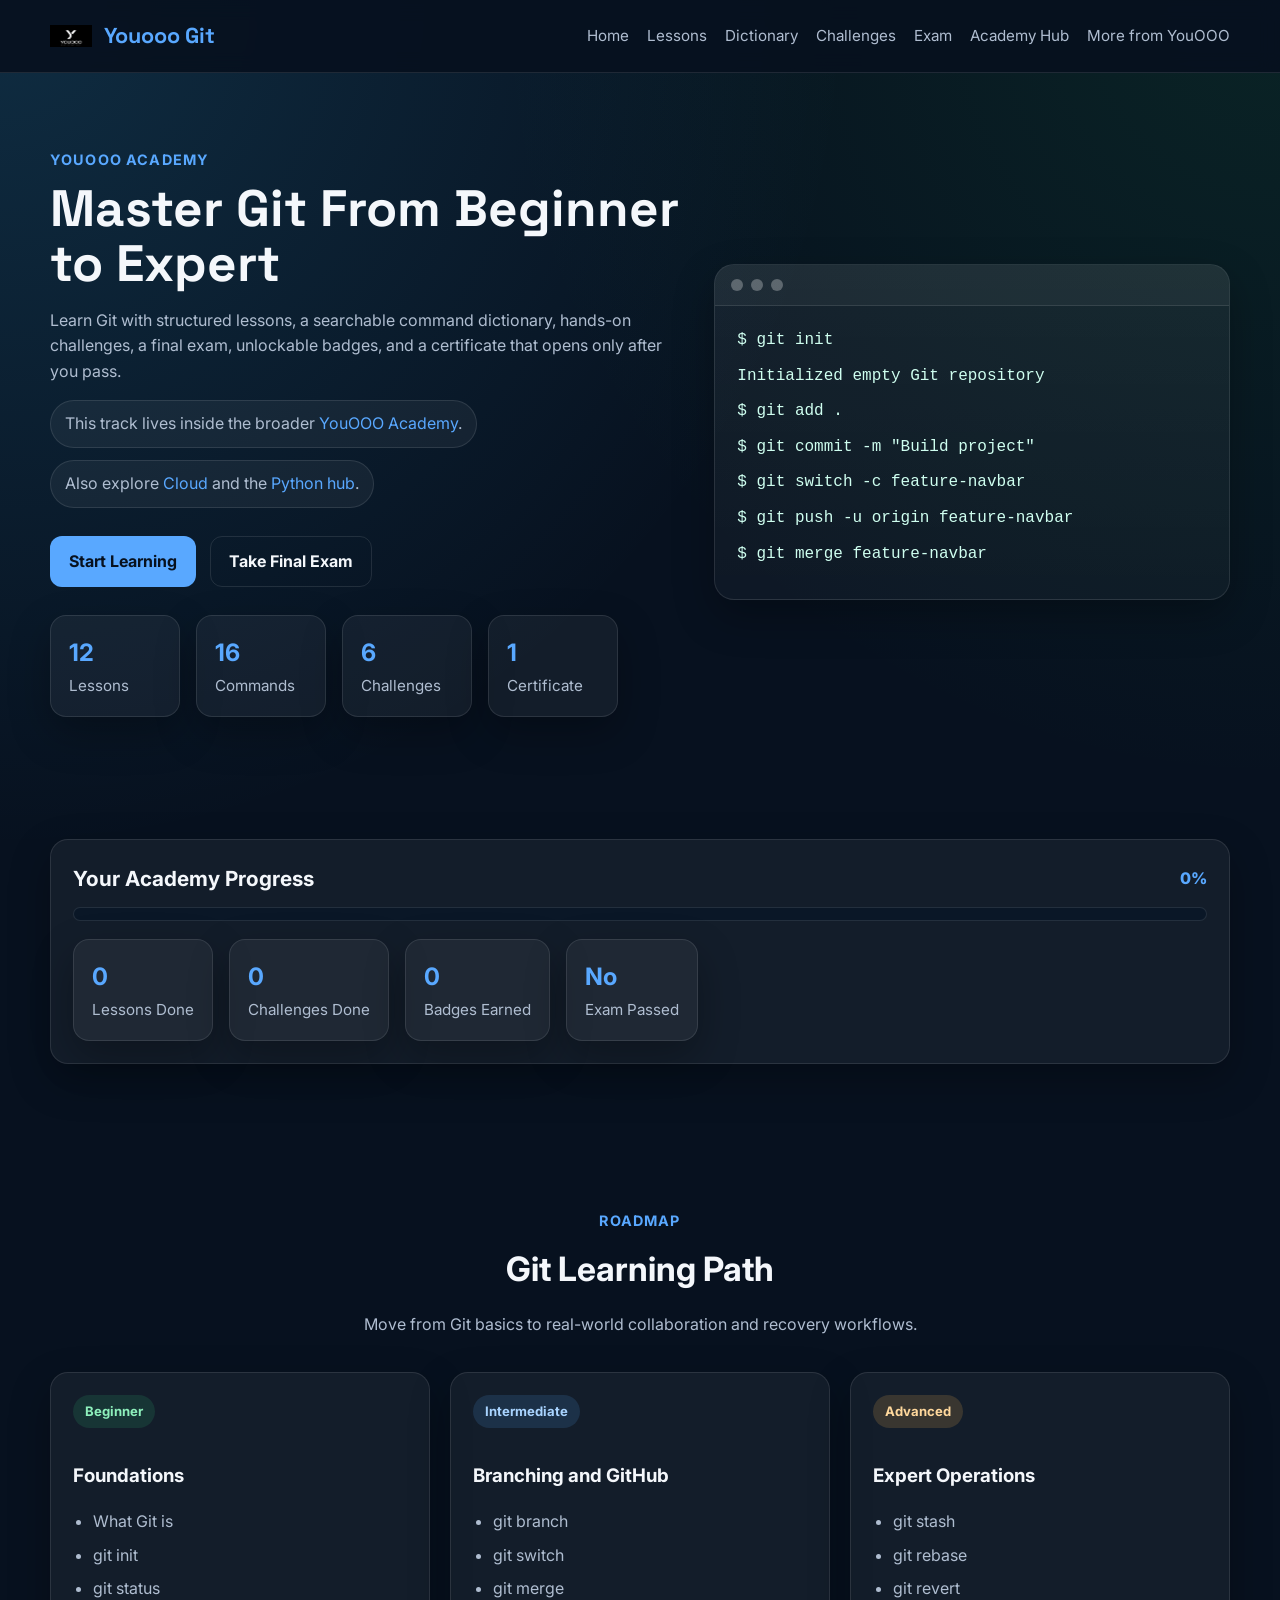
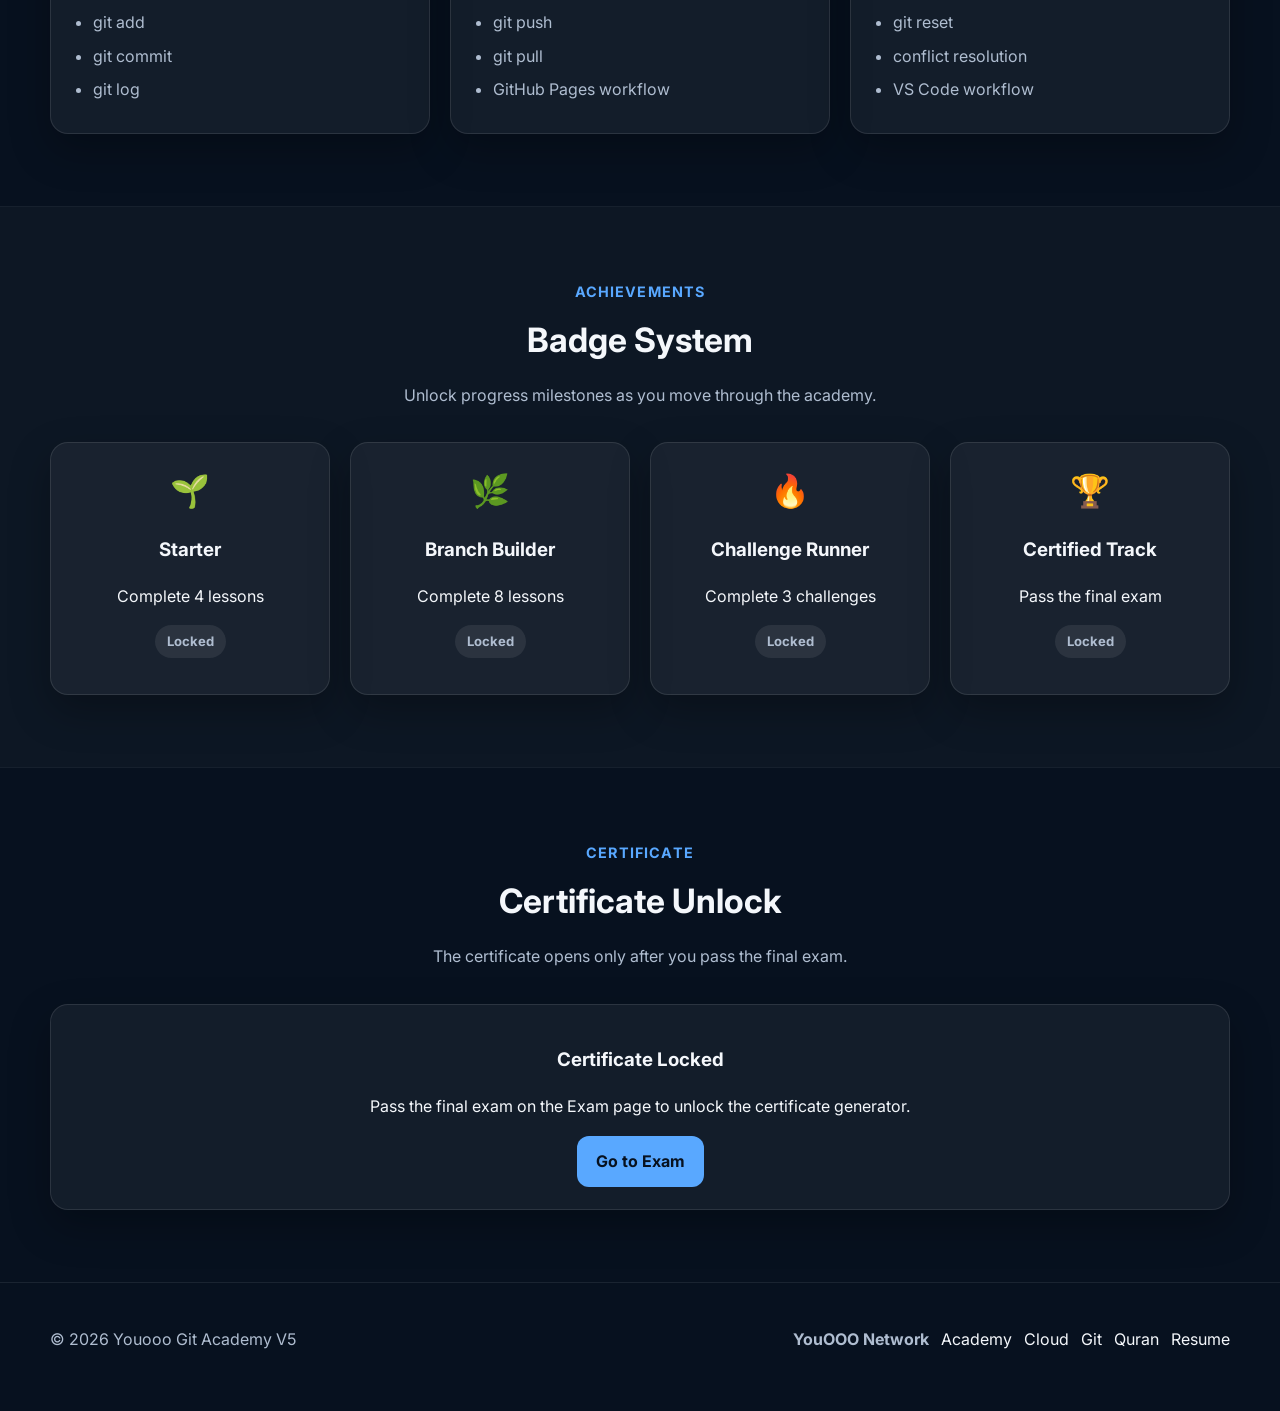
<file: index.html>
<!DOCTYPE html>
<html lang="en">
<head>
  <meta charset="UTF-8" />
  <meta name="viewport" content="width=device-width, initial-scale=1.0" />
  <title>Youooo Git Academy V5</title>
  <meta name="description" content="Learn Git from beginner to expert with Youooo Git Academy V5." />
  <link rel="preconnect" href="https://fonts.googleapis.com" />
  <link rel="preconnect" href="https://fonts.gstatic.com" crossorigin />
  <link href="https://fonts.googleapis.com/css2?family=Inter:wght@400;500;600;700;800&family=Space+Grotesk:wght@500;700&display=swap" rel="stylesheet" />
  <link rel="icon" href="youooo_logo.png" type="image/png" />
  <link rel="stylesheet" href="style.css" />
</head>
<body data-page="home">
  <header class="site-header">
    <div class="container header-wrap">
      <a href="index.html" class="brand"><img src="youooo_logo.png" alt="YouOOO" class="brand-logo-image" /><span>Youooo Git</span></a>

      <button id="menuToggle" class="menu-toggle" aria-label="Open menu">☰</button>

      <nav id="mainNav" class="main-nav">
        <a href="index.html">Home</a>
        <a href="lessons.html">Lessons</a>
        <a href="dictionary.html">Dictionary</a>
        <a href="challenges.html">Challenges</a>
        <a href="exam.html">Exam</a>
        <a href="https://academy.youooo.com" target="_blank" rel="noopener">Academy Hub</a>
        <a href="https://youooo.com" target="_blank" rel="noopener">More from YouOOO</a>
      </nav>
    </div>
  </header>

  <main>
    <section class="hero">
      <div class="container hero-grid">
        <div>
          <span class="eyebrow">Youooo Academy</span>
          <h1>Master Git From Beginner to Expert</h1>
          <p class="hero-text">
            Learn Git with structured lessons, a searchable command dictionary,
            hands-on challenges, a final exam, unlockable badges, and a certificate
            that opens only after you pass.
          </p>

          <div class="track-banner">
            <span>This track lives inside the broader <a href="https://academy.youooo.com" target="_blank" rel="noopener">YouOOO Academy</a>.</span>
            <span>Also explore <a href="https://cloud.youooo.com" target="_blank" rel="noopener">Cloud</a> and the <a href="https://academy.youooo.com" target="_blank" rel="noopener">Python hub</a>.</span>
          </div>

          <div class="hero-actions">
            <a class="btn btn-primary" href="lessons.html">Start Learning</a>
            <a class="btn btn-secondary" href="exam.html">Take Final Exam</a>
          </div>

          <div class="hero-stats">
            <div class="stat-card">
              <strong>12</strong>
              <span>Lessons</span>
            </div>
            <div class="stat-card">
              <strong>16</strong>
              <span>Commands</span>
            </div>
            <div class="stat-card">
              <strong>6</strong>
              <span>Challenges</span>
            </div>
            <div class="stat-card">
              <strong>1</strong>
              <span>Certificate</span>
            </div>
          </div>
        </div>

        <div class="terminal-card">
          <div class="terminal-top">
            <span></span><span></span><span></span>
          </div>
          <div class="terminal-body">
            <p>$ git init</p>
            <p>Initialized empty Git repository</p>
            <p>$ git add .</p>
            <p>$ git commit -m "Build project"</p>
            <p>$ git switch -c feature-navbar</p>
            <p>$ git push -u origin feature-navbar</p>
            <p>$ git merge feature-navbar</p>
          </div>
        </div>
      </div>
    </section>

    <section class="section progress-strip">
      <div class="container">
        <div class="progress-card">
          <div class="progress-top">
            <h2>Your Academy Progress</h2>
            <span id="progressPercent">0%</span>
          </div>

          <div class="progress-bar">
            <div id="progressFill" class="progress-fill"></div>
          </div>

          <div class="progress-mini-grid">
            <div class="mini-stat">
              <strong id="lessonCount">0</strong>
              <span>Lessons Done</span>
            </div>
            <div class="mini-stat">
              <strong id="challengeCount">0</strong>
              <span>Challenges Done</span>
            </div>
            <div class="mini-stat">
              <strong id="badgeCount">0</strong>
              <span>Badges Earned</span>
            </div>
            <div class="mini-stat">
              <strong id="examStatus">No</strong>
              <span>Exam Passed</span>
            </div>
          </div>
        </div>
      </div>
    </section>

    <section class="section">
      <div class="container">
        <div class="section-heading">
          <span class="eyebrow">Roadmap</span>
          <h2>Git Learning Path</h2>
          <p>Move from Git basics to real-world collaboration and recovery workflows.</p>
        </div>

        <div class="roadmap-grid">
          <article class="card">
            <div class="level-badge beginner">Beginner</div>
            <h3>Foundations</h3>
            <ul>
              <li>What Git is</li>
              <li>git init</li>
              <li>git status</li>
              <li>git add</li>
              <li>git commit</li>
              <li>git log</li>
            </ul>
          </article>

          <article class="card">
            <div class="level-badge intermediate">Intermediate</div>
            <h3>Branching and GitHub</h3>
            <ul>
              <li>git branch</li>
              <li>git switch</li>
              <li>git merge</li>
              <li>git push</li>
              <li>git pull</li>
              <li>GitHub Pages workflow</li>
            </ul>
          </article>

          <article class="card">
            <div class="level-badge advanced">Advanced</div>
            <h3>Expert Operations</h3>
            <ul>
              <li>git stash</li>
              <li>git rebase</li>
              <li>git revert</li>
              <li>git reset</li>
              <li>conflict resolution</li>
              <li>VS Code workflow</li>
            </ul>
          </article>
        </div>
      </div>
    </section>

    <section class="section alt-bg">
      <div class="container">
        <div class="section-heading">
          <span class="eyebrow">Achievements</span>
          <h2>Badge System</h2>
          <p>Unlock progress milestones as you move through the academy.</p>
        </div>

        <div class="badges-grid">
          <article class="card badge-card">
            <div class="badge-icon">🌱</div>
            <h3>Starter</h3>
            <p>Complete 4 lessons</p>
            <span id="badge-starter" class="badge-status locked">Locked</span>
          </article>

          <article class="card badge-card">
            <div class="badge-icon">🌿</div>
            <h3>Branch Builder</h3>
            <p>Complete 8 lessons</p>
            <span id="badge-branch" class="badge-status locked">Locked</span>
          </article>

          <article class="card badge-card">
            <div class="badge-icon">🔥</div>
            <h3>Challenge Runner</h3>
            <p>Complete 3 challenges</p>
            <span id="badge-challenge" class="badge-status locked">Locked</span>
          </article>

          <article class="card badge-card">
            <div class="badge-icon">🏆</div>
            <h3>Certified Track</h3>
            <p>Pass the final exam</p>
            <span id="badge-certified" class="badge-status locked">Locked</span>
          </article>
        </div>
      </div>
    </section>

    <section class="section">
      <div class="container">
        <div class="section-heading">
          <span class="eyebrow">Certificate</span>
          <h2>Certificate Unlock</h2>
          <p>The certificate opens only after you pass the final exam.</p>
        </div>

        <div id="certificateLockedBox" class="card lock-box center-box">
          <h3>Certificate Locked</h3>
          <p>Pass the final exam on the Exam page to unlock the certificate generator.</p>
          <a class="btn btn-primary" href="exam.html">Go to Exam</a>
        </div>

        <div id="certificateUnlockedBox" class="certificate-wrap locked-content locked">
          <div class="card certificate-form-box">
            <label for="studentName">Student Name</label>
            <input type="text" id="studentName" placeholder="Enter full name" />
            <button id="updateCertificate" class="btn btn-primary">Update Certificate</button>
            <button id="downloadCertificate" class="btn btn-secondary">Download Certificate</button>
          </div>

          <div id="certificatePreview" class="certificate-preview">
            <div class="certificate-inner">
              <p class="cert-top">Youooo Academy</p>
              <h3>Certificate of Completion</h3>
              <p>This certifies that</p>
              <h4 id="certificateName">Your Name</h4>
              <p>has successfully completed</p>
              <h5>Youooo Git: Beginner to Expert</h5>
              <p class="cert-date">Issued by Youooo Academy</p>
            </div>
          </div>
        </div>
      </div>
    </section>
  </main>

  <footer class="site-footer">
    <div class="container">
      <p>© 2026 Youooo Git Academy V5</p>
      <div class="network-footer-links">
        <span class="network-footer-label">YouOOO Network</span>
        <a href="https://academy.youooo.com" target="_blank" rel="noopener">Academy</a>
        <a href="https://cloud.youooo.com" target="_blank" rel="noopener">Cloud</a>
        <a href="https://git.youooo.com" target="_blank" rel="noopener">Git</a>
        <a href="https://quran.youooo.com" target="_blank" rel="noopener">Quran</a>
        <a href="https://resume.youooo.com" target="_blank" rel="noopener">Resume</a>
      </div>
    </div>
  </footer>

  <script src="script.js"></script>
</body>
</html>
</file>
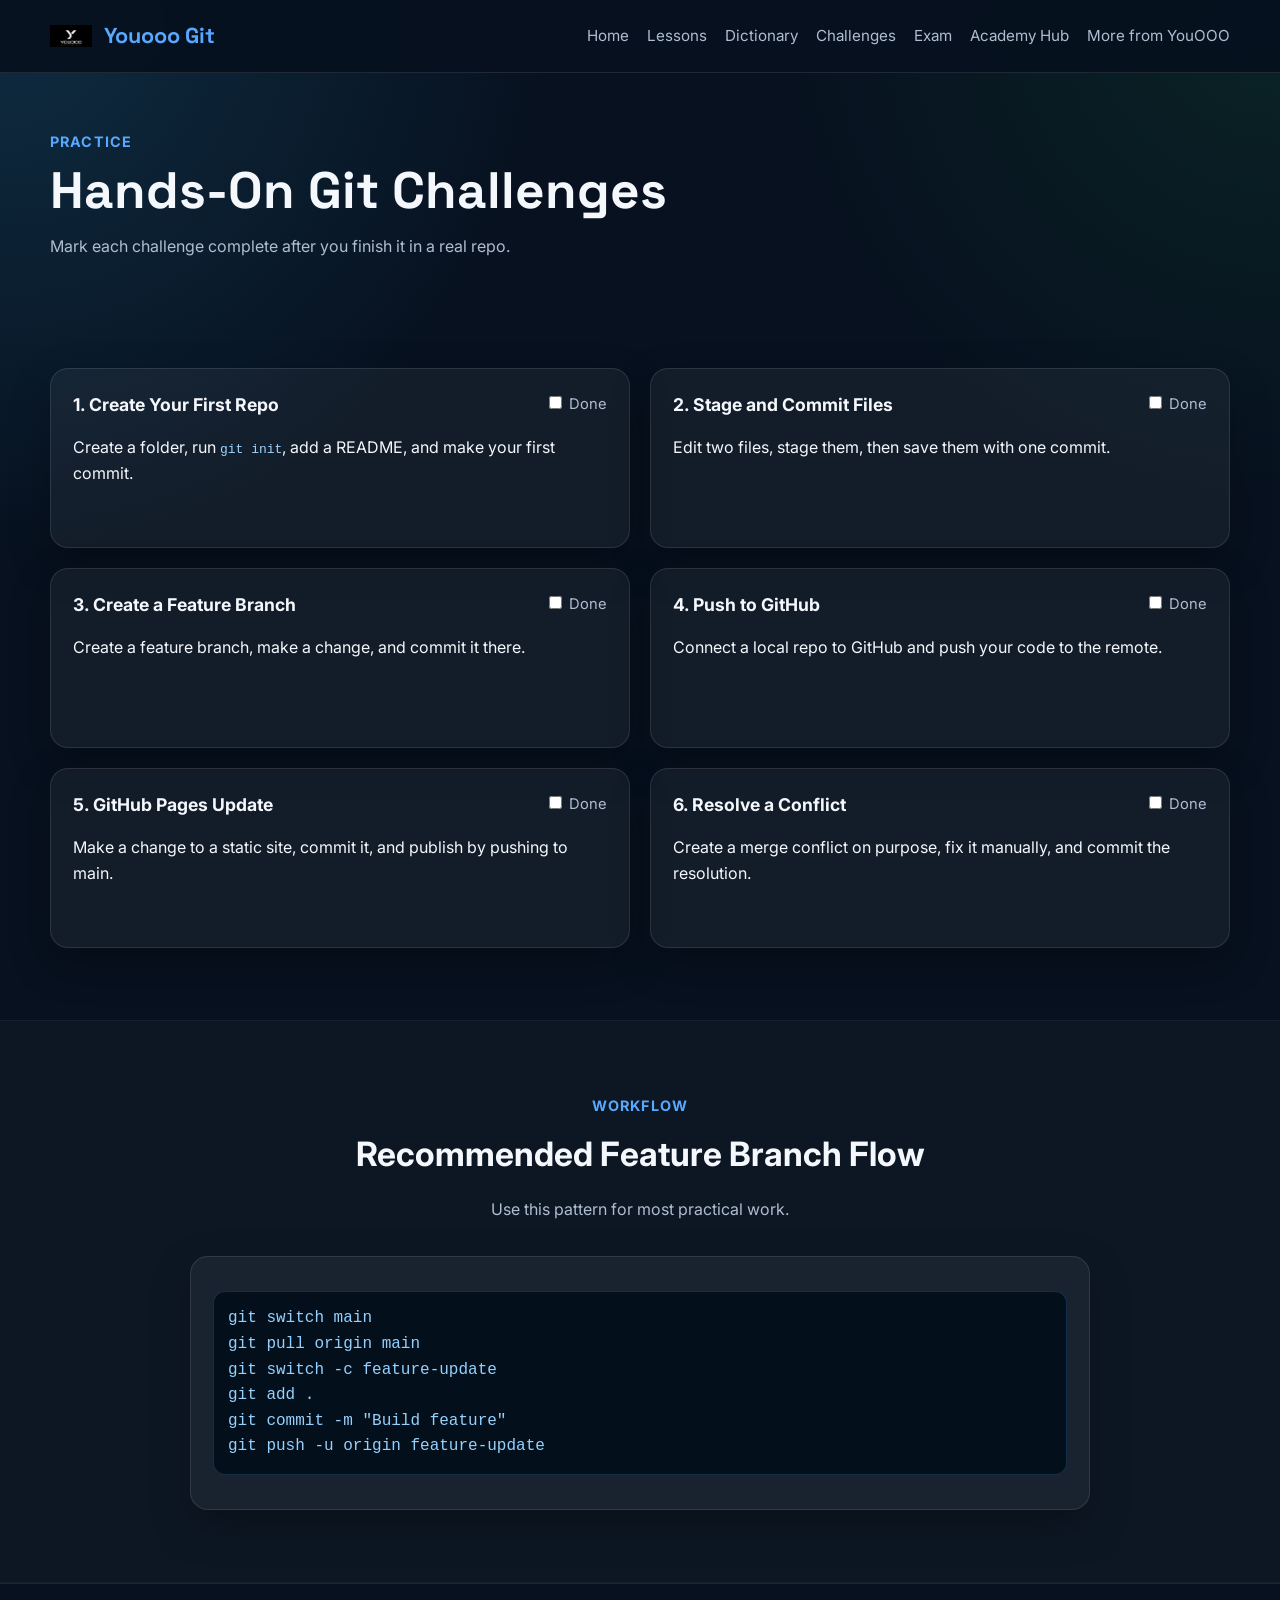
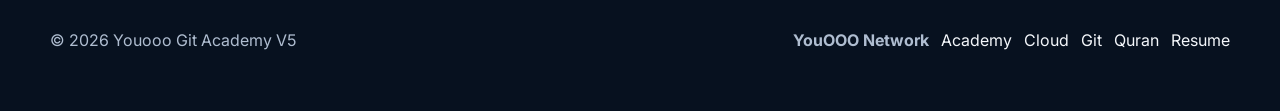
<file: challenges.html>
<!DOCTYPE html>
<html lang="en">
<head>
  <meta charset="UTF-8" />
  <meta name="viewport" content="width=device-width, initial-scale=1.0" />
  <title>Youooo Git Challenges V5</title>
  <meta name="description" content="Git practice challenges." />
  <link rel="preconnect" href="https://fonts.googleapis.com" />
  <link rel="preconnect" href="https://fonts.gstatic.com" crossorigin />
  <link href="https://fonts.googleapis.com/css2?family=Inter:wght@400;500;600;700;800&family=Space+Grotesk:wght@500;700&display=swap" rel="stylesheet" />
  <link rel="icon" href="youooo_logo.png" type="image/png" />
  <link rel="stylesheet" href="style.css" />
</head>
<body data-page="challenges">
  <header class="site-header">
    <div class="container header-wrap">
      <a href="index.html" class="brand"><img src="youooo_logo.png" alt="YouOOO" class="brand-logo-image" /><span>Youooo Git</span></a>

      <button id="menuToggle" class="menu-toggle" aria-label="Open menu">☰</button>

      <nav id="mainNav" class="main-nav">
        <a href="index.html">Home</a>
        <a href="lessons.html">Lessons</a>
        <a href="dictionary.html">Dictionary</a>
        <a href="challenges.html">Challenges</a>
        <a href="exam.html">Exam</a>
        <a href="https://academy.youooo.com" target="_blank" rel="noopener">Academy Hub</a>
        <a href="https://youooo.com" target="_blank" rel="noopener">More from YouOOO</a>
      </nav>
    </div>
  </header>

  <main>
    <section class="page-hero small-hero">
      <div class="container">
        <span class="eyebrow">Practice</span>
        <h1>Hands-On Git Challenges</h1>
        <p>Mark each challenge complete after you finish it in a real repo.</p>
      </div>
    </section>

    <section class="section">
      <div class="container practice-grid">
        <article class="card challenge-card">
          <div class="lesson-head">
            <h3>1. Create Your First Repo</h3>
            <label><input type="checkbox" class="challenge-check" data-challenge="challenge1" /> Done</label>
          </div>
          <p>Create a folder, run <code>git init</code>, add a README, and make your first commit.</p>
        </article>

        <article class="card challenge-card">
          <div class="lesson-head">
            <h3>2. Stage and Commit Files</h3>
            <label><input type="checkbox" class="challenge-check" data-challenge="challenge2" /> Done</label>
          </div>
          <p>Edit two files, stage them, then save them with one commit.</p>
        </article>

        <article class="card challenge-card">
          <div class="lesson-head">
            <h3>3. Create a Feature Branch</h3>
            <label><input type="checkbox" class="challenge-check" data-challenge="challenge3" /> Done</label>
          </div>
          <p>Create a feature branch, make a change, and commit it there.</p>
        </article>

        <article class="card challenge-card">
          <div class="lesson-head">
            <h3>4. Push to GitHub</h3>
            <label><input type="checkbox" class="challenge-check" data-challenge="challenge4" /> Done</label>
          </div>
          <p>Connect a local repo to GitHub and push your code to the remote.</p>
        </article>

        <article class="card challenge-card">
          <div class="lesson-head">
            <h3>5. GitHub Pages Update</h3>
            <label><input type="checkbox" class="challenge-check" data-challenge="challenge5" /> Done</label>
          </div>
          <p>Make a change to a static site, commit it, and publish by pushing to main.</p>
        </article>

        <article class="card challenge-card">
          <div class="lesson-head">
            <h3>6. Resolve a Conflict</h3>
            <label><input type="checkbox" class="challenge-check" data-challenge="challenge6" /> Done</label>
          </div>
          <p>Create a merge conflict on purpose, fix it manually, and commit the resolution.</p>
        </article>
      </div>
    </section>

    <section class="section alt-bg">
      <div class="container">
        <div class="section-heading">
          <span class="eyebrow">Workflow</span>
          <h2>Recommended Feature Branch Flow</h2>
          <p>Use this pattern for most practical work.</p>
        </div>

        <div class="card code-panel">
          <div class="code-block">git switch main
git pull origin main
git switch -c feature-update
git add .
git commit -m "Build feature"
git push -u origin feature-update</div>
        </div>
      </div>
    </section>
  </main>

  <footer class="site-footer">
    <div class="container">
      <p>© 2026 Youooo Git Academy V5</p>
      <div class="network-footer-links">
        <span class="network-footer-label">YouOOO Network</span>
        <a href="https://academy.youooo.com" target="_blank" rel="noopener">Academy</a>
        <a href="https://cloud.youooo.com" target="_blank" rel="noopener">Cloud</a>
        <a href="https://git.youooo.com" target="_blank" rel="noopener">Git</a>
        <a href="https://quran.youooo.com" target="_blank" rel="noopener">Quran</a>
        <a href="https://resume.youooo.com" target="_blank" rel="noopener">Resume</a>
      </div>
    </div>
  </footer>

  <script src="script.js"></script>
</body>
</html>
</file>
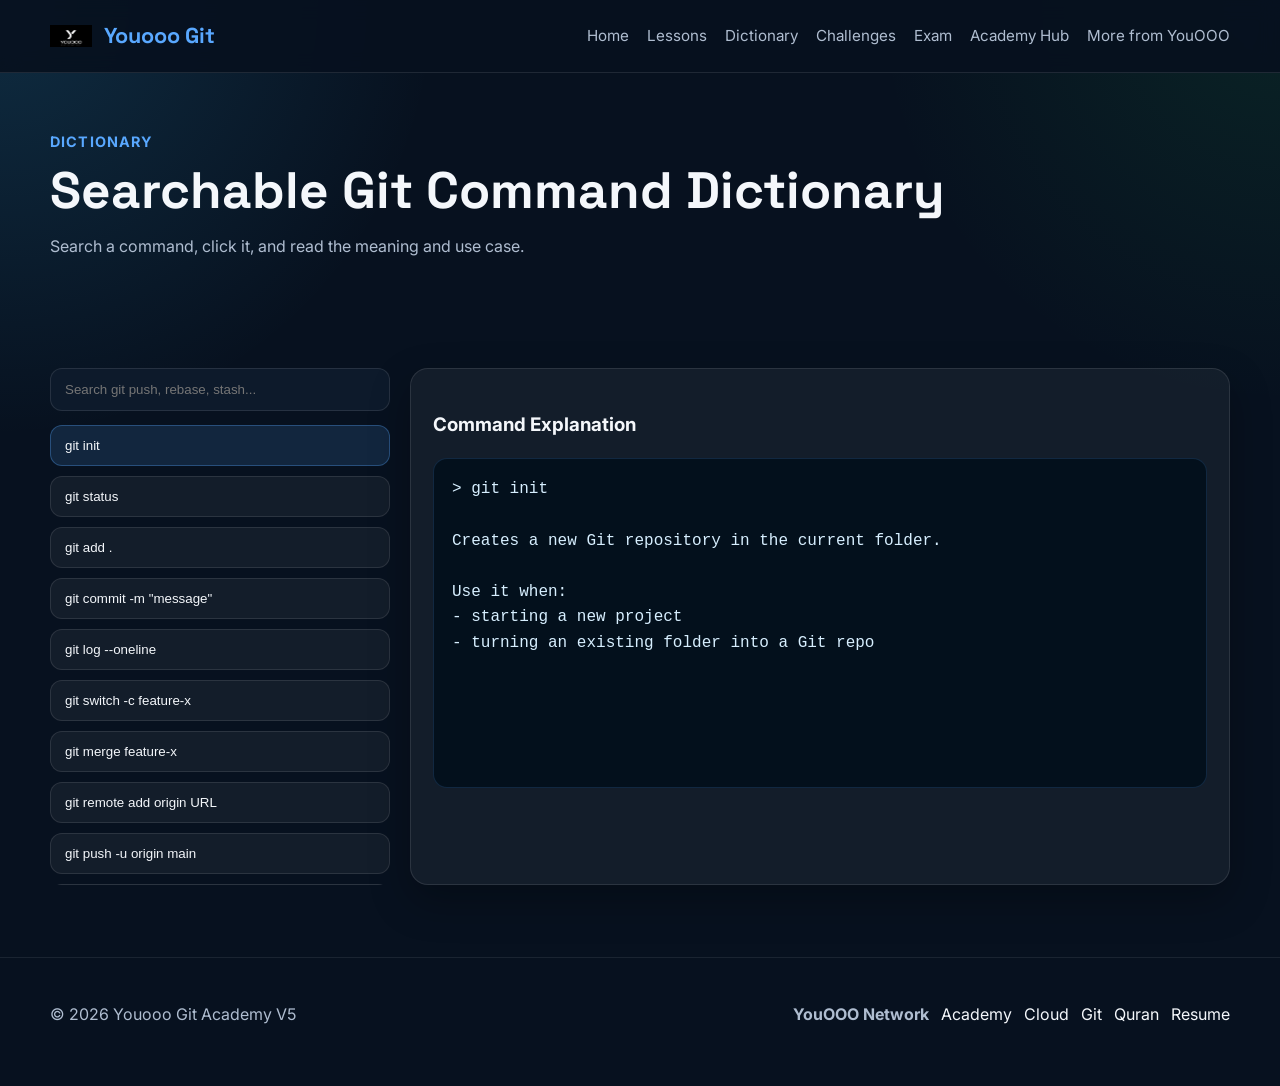
<file: dictionary.html>
<!DOCTYPE html>
<html lang="en">
<head>
  <meta charset="UTF-8" />
  <meta name="viewport" content="width=device-width, initial-scale=1.0" />
  <title>Youooo Git Dictionary V5</title>
  <meta name="description" content="Searchable Git command dictionary." />
  <link rel="preconnect" href="https://fonts.googleapis.com" />
  <link rel="preconnect" href="https://fonts.gstatic.com" crossorigin />
  <link href="https://fonts.googleapis.com/css2?family=Inter:wght@400;500;600;700;800&family=Space+Grotesk:wght@500;700&display=swap" rel="stylesheet" />
  <link rel="icon" href="youooo_logo.png" type="image/png" />
  <link rel="stylesheet" href="style.css" />
</head>
<body data-page="dictionary">
  <header class="site-header">
    <div class="container header-wrap">
      <a href="index.html" class="brand"><img src="youooo_logo.png" alt="YouOOO" class="brand-logo-image" /><span>Youooo Git</span></a>

      <button id="menuToggle" class="menu-toggle" aria-label="Open menu">☰</button>

      <nav id="mainNav" class="main-nav">
        <a href="index.html">Home</a>
        <a href="lessons.html">Lessons</a>
        <a href="dictionary.html">Dictionary</a>
        <a href="challenges.html">Challenges</a>
        <a href="exam.html">Exam</a>
        <a href="https://academy.youooo.com" target="_blank" rel="noopener">Academy Hub</a>
        <a href="https://youooo.com" target="_blank" rel="noopener">More from YouOOO</a>
      </nav>
    </div>
  </header>

  <main>
    <section class="page-hero small-hero">
      <div class="container">
        <span class="eyebrow">Dictionary</span>
        <h1>Searchable Git Command Dictionary</h1>
        <p>Search a command, click it, and read the meaning and use case.</p>
      </div>
    </section>

    <section class="section">
      <div class="container dictionary-layout">
        <div class="dictionary-left">
          <input id="commandSearch" class="search-input" type="text" placeholder="Search git push, rebase, stash..." />
          <div id="commandList" class="command-list"></div>
        </div>

        <div class="card dictionary-output">
          <h3>Command Explanation</h3>
          <div id="commandDisplay" class="code-viewer">Select a command to view details.</div>
        </div>
      </div>
    </section>
  </main>

  <footer class="site-footer">
    <div class="container">
      <p>© 2026 Youooo Git Academy V5</p>
      <div class="network-footer-links">
        <span class="network-footer-label">YouOOO Network</span>
        <a href="https://academy.youooo.com" target="_blank" rel="noopener">Academy</a>
        <a href="https://cloud.youooo.com" target="_blank" rel="noopener">Cloud</a>
        <a href="https://git.youooo.com" target="_blank" rel="noopener">Git</a>
        <a href="https://quran.youooo.com" target="_blank" rel="noopener">Quran</a>
        <a href="https://resume.youooo.com" target="_blank" rel="noopener">Resume</a>
      </div>
    </div>
  </footer>

  <script src="script.js"></script>
</body>
</html>
</file>
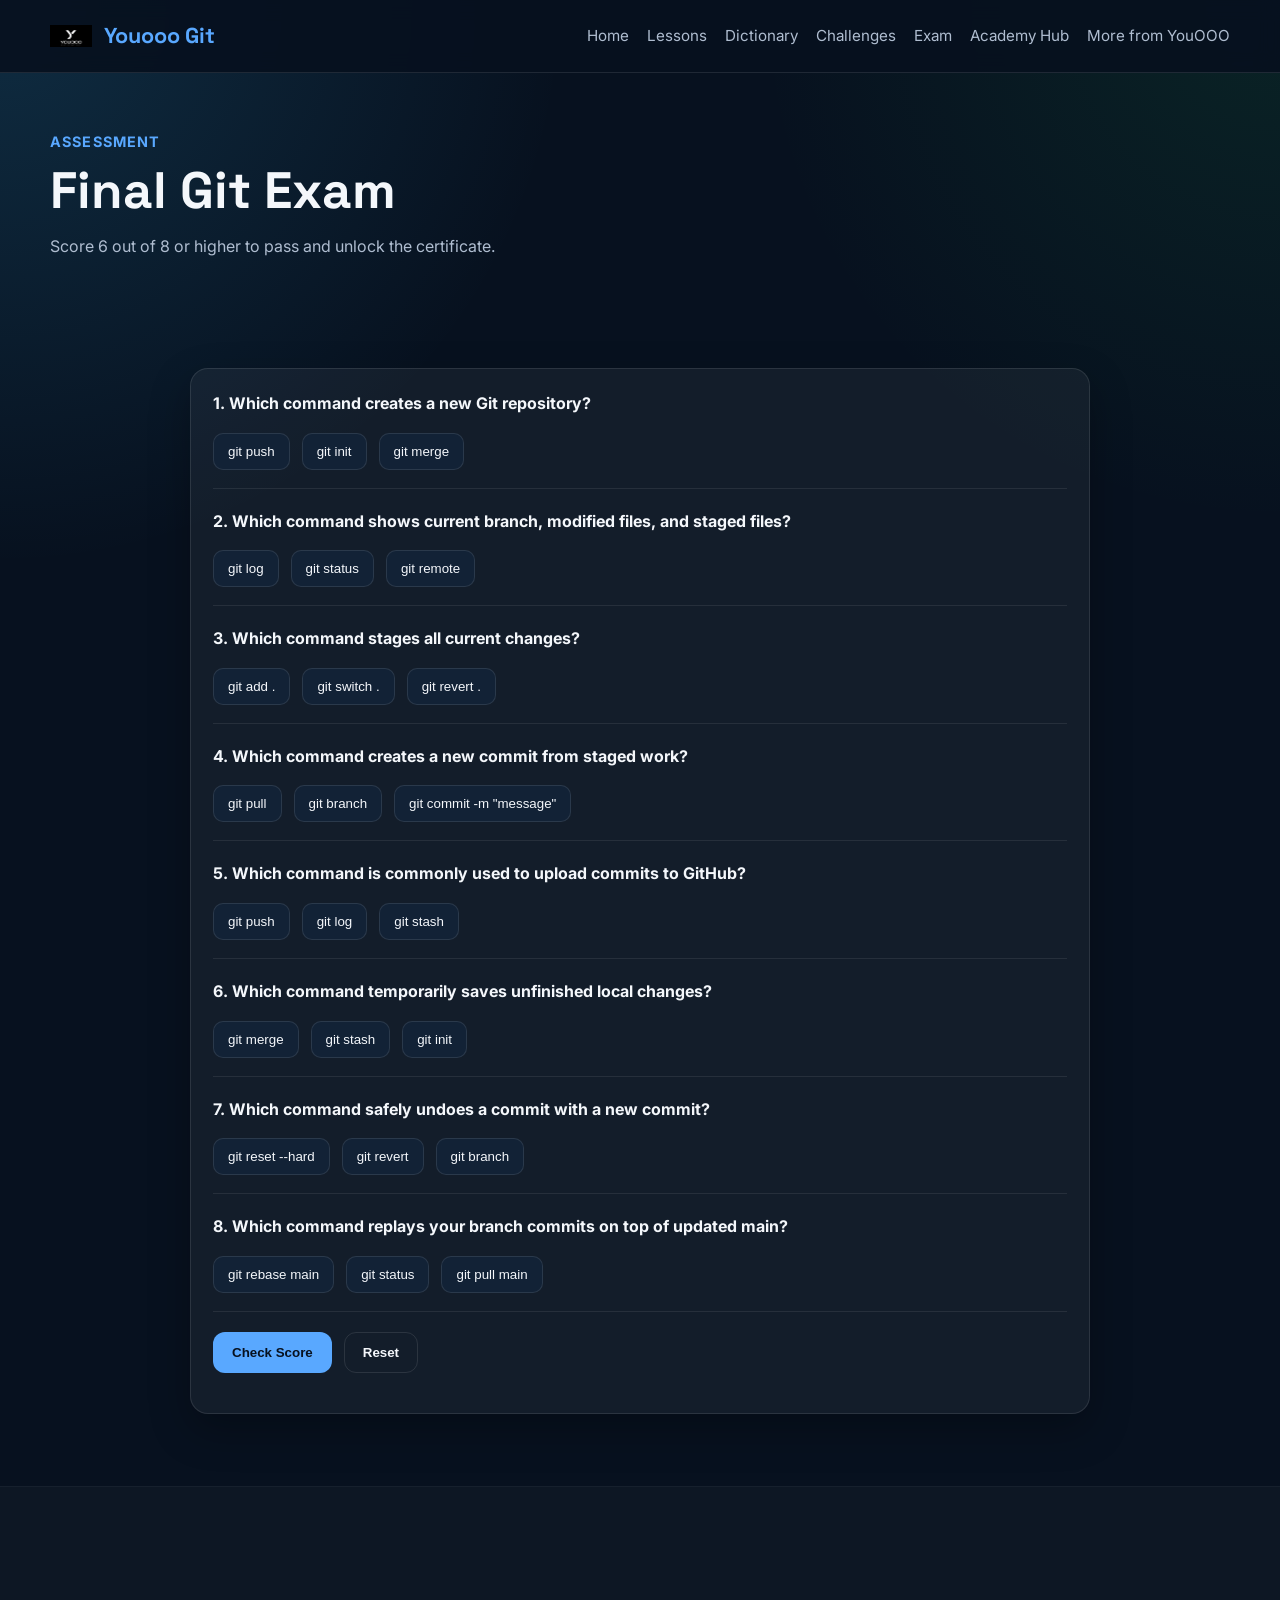
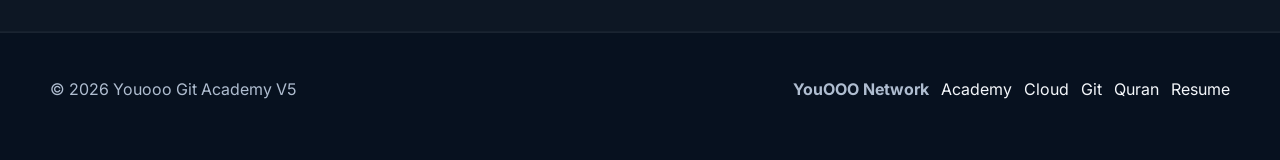
<file: exam.html>
<!DOCTYPE html>
<html lang="en">
<head>
  <meta charset="UTF-8" />
  <meta name="viewport" content="width=device-width, initial-scale=1.0" />
  <title>Youooo Git Final Exam V5</title>
  <meta name="description" content="Final Git exam and certificate unlock." />
  <link rel="preconnect" href="https://fonts.googleapis.com" />
  <link rel="preconnect" href="https://fonts.gstatic.com" crossorigin />
  <link href="https://fonts.googleapis.com/css2?family=Inter:wght@400;500;600;700;800&family=Space+Grotesk:wght@500;700&display=swap" rel="stylesheet" />
  <link rel="icon" href="youooo_logo.png" type="image/png" />
  <link rel="stylesheet" href="style.css" />
</head>
<body data-page="exam">
  <header class="site-header">
    <div class="container header-wrap">
      <a href="index.html" class="brand"><img src="youooo_logo.png" alt="YouOOO" class="brand-logo-image" /><span>Youooo Git</span></a>

      <button id="menuToggle" class="menu-toggle" aria-label="Open menu">☰</button>

      <nav id="mainNav" class="main-nav">
        <a href="index.html">Home</a>
        <a href="lessons.html">Lessons</a>
        <a href="dictionary.html">Dictionary</a>
        <a href="challenges.html">Challenges</a>
        <a href="exam.html">Exam</a>
        <a href="https://academy.youooo.com" target="_blank" rel="noopener">Academy Hub</a>
        <a href="https://youooo.com" target="_blank" rel="noopener">More from YouOOO</a>
      </nav>
    </div>
  </header>

  <main>
    <section class="page-hero small-hero">
      <div class="container">
        <span class="eyebrow">Assessment</span>
        <h1>Final Git Exam</h1>
        <p>Score 6 out of 8 or higher to pass and unlock the certificate.</p>
      </div>
    </section>

    <section class="section">
      <div class="container">
        <div class="card exam-box">
          <div class="question">
            <p>1. Which command creates a new Git repository?</p>
            <button class="answer-btn">git push</button>
            <button class="answer-btn correct">git init</button>
            <button class="answer-btn">git merge</button>
          </div>

          <div class="question">
            <p>2. Which command shows current branch, modified files, and staged files?</p>
            <button class="answer-btn">git log</button>
            <button class="answer-btn correct">git status</button>
            <button class="answer-btn">git remote</button>
          </div>

          <div class="question">
            <p>3. Which command stages all current changes?</p>
            <button class="answer-btn correct">git add .</button>
            <button class="answer-btn">git switch .</button>
            <button class="answer-btn">git revert .</button>
          </div>

          <div class="question">
            <p>4. Which command creates a new commit from staged work?</p>
            <button class="answer-btn">git pull</button>
            <button class="answer-btn">git branch</button>
            <button class="answer-btn correct">git commit -m "message"</button>
          </div>

          <div class="question">
            <p>5. Which command is commonly used to upload commits to GitHub?</p>
            <button class="answer-btn correct">git push</button>
            <button class="answer-btn">git log</button>
            <button class="answer-btn">git stash</button>
          </div>

          <div class="question">
            <p>6. Which command temporarily saves unfinished local changes?</p>
            <button class="answer-btn">git merge</button>
            <button class="answer-btn correct">git stash</button>
            <button class="answer-btn">git init</button>
          </div>

          <div class="question">
            <p>7. Which command safely undoes a commit with a new commit?</p>
            <button class="answer-btn">git reset --hard</button>
            <button class="answer-btn correct">git revert</button>
            <button class="answer-btn">git branch</button>
          </div>

          <div class="question">
            <p>8. Which command replays your branch commits on top of updated main?</p>
            <button class="answer-btn correct">git rebase main</button>
            <button class="answer-btn">git status</button>
            <button class="answer-btn">git pull main</button>
          </div>

          <div class="exam-actions">
            <button id="checkExam" class="btn btn-primary">Check Score</button>
            <button id="resetExam" class="btn btn-secondary">Reset</button>
          </div>

          <div id="examResult" class="exam-result"></div>
          <div id="examBreakdown" class="exam-breakdown"></div>
        </div>
      </div>
    </section>

    <section class="section alt-bg">
      <div class="container">
        <div id="examPassBox" class="card lock-box center-box hidden">
          <h3>Exam Passed</h3>
          <p>You unlocked the certificate. Go to the home page to generate it.</p>
          <a class="btn btn-primary" href="index.html">Open Certificate</a>
        </div>
      </div>
    </section>
  </main>

  <footer class="site-footer">
    <div class="container">
      <p>© 2026 Youooo Git Academy V5</p>
      <div class="network-footer-links">
        <span class="network-footer-label">YouOOO Network</span>
        <a href="https://academy.youooo.com" target="_blank" rel="noopener">Academy</a>
        <a href="https://cloud.youooo.com" target="_blank" rel="noopener">Cloud</a>
        <a href="https://git.youooo.com" target="_blank" rel="noopener">Git</a>
        <a href="https://quran.youooo.com" target="_blank" rel="noopener">Quran</a>
        <a href="https://resume.youooo.com" target="_blank" rel="noopener">Resume</a>
      </div>
    </div>
  </footer>

  <script src="script.js"></script>
</body>
</html>
</file>
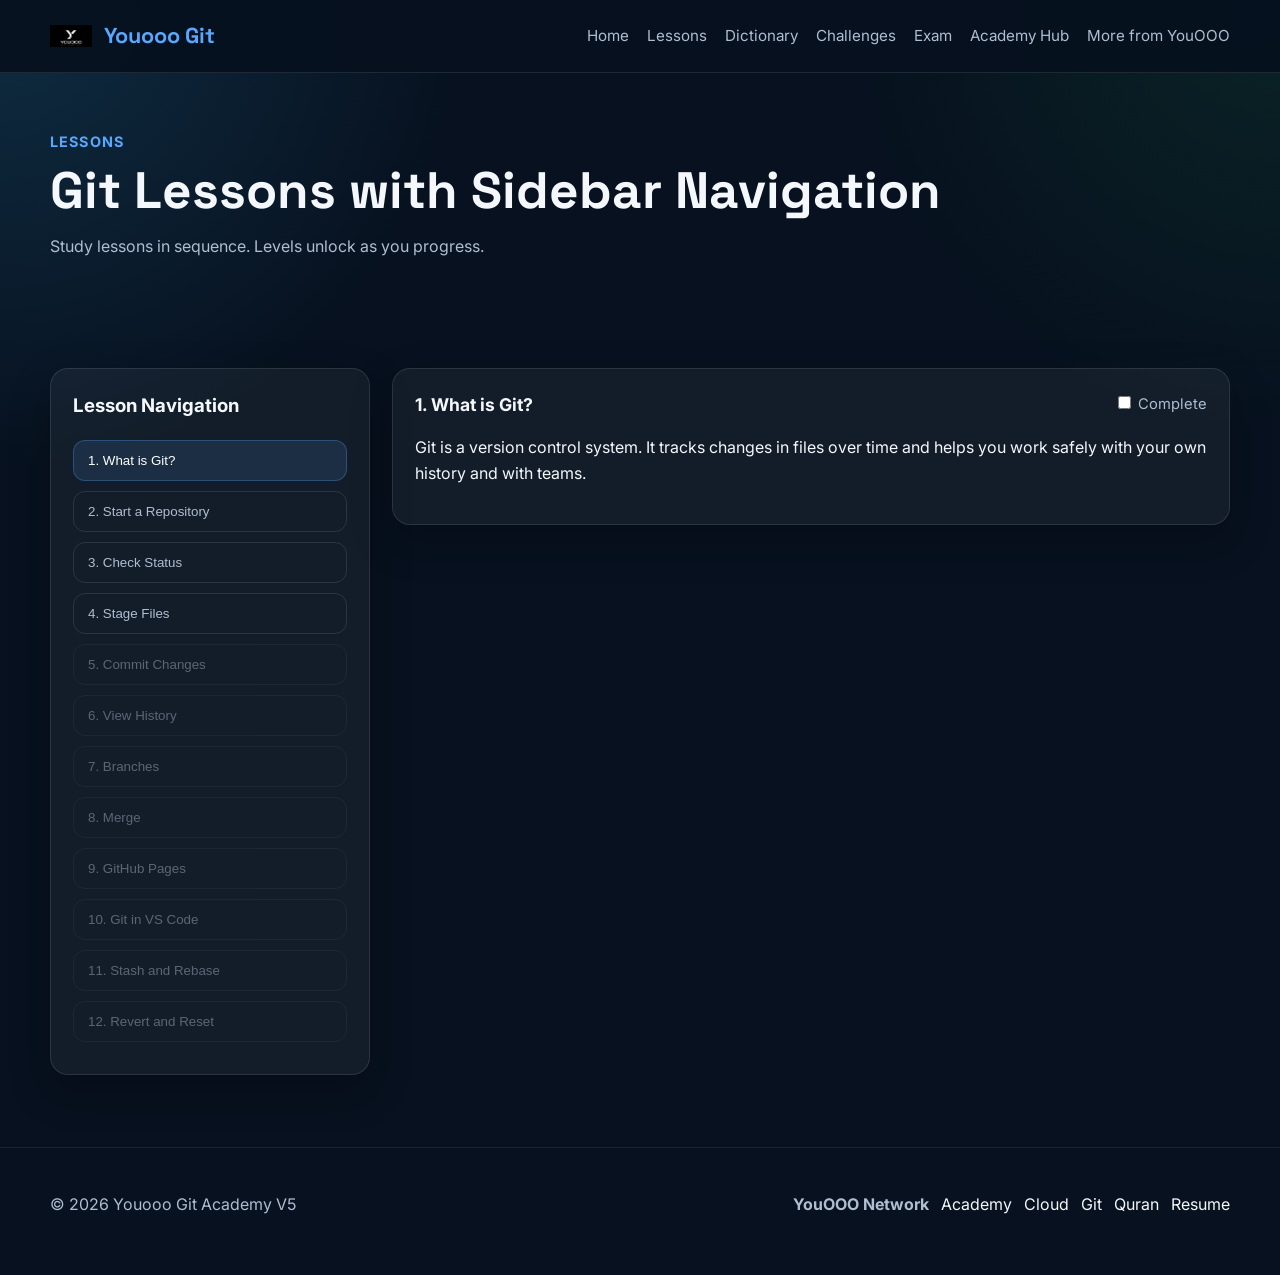
<file: lessons.html>
<!DOCTYPE html>
<html lang="en">
<head>
  <meta charset="UTF-8" />
  <meta name="viewport" content="width=device-width, initial-scale=1.0" />
  <title>Youooo Git Lessons V5</title>
  <meta name="description" content="Structured Git lessons from beginner to expert." />
  <link rel="preconnect" href="https://fonts.googleapis.com" />
  <link rel="preconnect" href="https://fonts.gstatic.com" crossorigin />
  <link href="https://fonts.googleapis.com/css2?family=Inter:wght@400;500;600;700;800&family=Space+Grotesk:wght@500;700&display=swap" rel="stylesheet" />
  <link rel="icon" href="youooo_logo.png" type="image/png" />
  <link rel="stylesheet" href="style.css" />
</head>
<body data-page="lessons">
  <header class="site-header">
    <div class="container header-wrap">
      <a href="index.html" class="brand"><img src="youooo_logo.png" alt="YouOOO" class="brand-logo-image" /><span>Youooo Git</span></a>

      <button id="menuToggle" class="menu-toggle" aria-label="Open menu">☰</button>

      <nav id="mainNav" class="main-nav">
        <a href="index.html">Home</a>
        <a href="lessons.html">Lessons</a>
        <a href="dictionary.html">Dictionary</a>
        <a href="challenges.html">Challenges</a>
        <a href="exam.html">Exam</a>
        <a href="https://academy.youooo.com" target="_blank" rel="noopener">Academy Hub</a>
        <a href="https://youooo.com" target="_blank" rel="noopener">More from YouOOO</a>
      </nav>
    </div>
  </header>

  <main>
    <section class="page-hero small-hero">
      <div class="container">
        <span class="eyebrow">Lessons</span>
        <h1>Git Lessons with Sidebar Navigation</h1>
        <p>Study lessons in sequence. Levels unlock as you progress.</p>
      </div>
    </section>

    <section class="section">
      <div class="container lessons-layout">
        <aside class="lessons-sidebar card">
          <h3>Lesson Navigation</h3>
          <button class="side-link active" data-target="lesson1">1. What is Git?</button>
          <button class="side-link" data-target="lesson2">2. Start a Repository</button>
          <button class="side-link" data-target="lesson3">3. Check Status</button>
          <button class="side-link" data-target="lesson4">4. Stage Files</button>
          <button class="side-link" data-target="lesson5">5. Commit Changes</button>
          <button class="side-link" data-target="lesson6">6. View History</button>
          <button class="side-link" data-target="lesson7">7. Branches</button>
          <button class="side-link" data-target="lesson8">8. Merge</button>
          <button class="side-link" data-target="lesson9">9. GitHub Pages</button>
          <button class="side-link" data-target="lesson10">10. Git in VS Code</button>
          <button class="side-link" data-target="lesson11">11. Stash and Rebase</button>
          <button class="side-link" data-target="lesson12">12. Revert and Reset</button>
        </aside>

        <div class="lessons-content">
          <article id="lesson1" class="card lesson-block active">
            <div class="lesson-head">
              <h3>1. What is Git?</h3>
              <label><input type="checkbox" class="lesson-check" data-lesson="lesson1" /> Complete</label>
            </div>
            <p>Git is a version control system. It tracks changes in files over time and helps you work safely with your own history and with teams.</p>
          </article>

          <article id="lesson2" class="card lesson-block">
            <div class="lesson-head">
              <h3>2. Start a Repository</h3>
              <label><input type="checkbox" class="lesson-check" data-lesson="lesson2" /> Complete</label>
            </div>
            <div class="code-block">git init</div>
            <p>This command creates a Git repository in the current folder.</p>
          </article>

          <article id="lesson3" class="card lesson-block">
            <div class="lesson-head">
              <h3>3. Check Status</h3>
              <label><input type="checkbox" class="lesson-check" data-lesson="lesson3" /> Complete</label>
            </div>
            <div class="code-block">git status</div>
            <p>This shows untracked files, modified files, staged files, and your current branch.</p>
          </article>

          <article id="lesson4" class="card lesson-block">
            <div class="lesson-head">
              <h3>4. Stage Files</h3>
              <label><input type="checkbox" class="lesson-check" data-lesson="lesson4" /> Complete</label>
            </div>
            <div class="code-block">git add .</div>
            <p>This stages your changes for the next commit.</p>
          </article>

          <article id="lesson5" class="card lesson-block locked-lesson" data-unlock="4">
            <div class="lesson-head">
              <h3>5. Commit Changes</h3>
              <label><input type="checkbox" class="lesson-check" data-lesson="lesson5" /> Complete</label>
            </div>
            <div class="code-block">git commit -m "Initial commit"</div>
            <p>A commit saves a snapshot of your staged work.</p>
          </article>

          <article id="lesson6" class="card lesson-block locked-lesson" data-unlock="4">
            <div class="lesson-head">
              <h3>6. View History</h3>
              <label><input type="checkbox" class="lesson-check" data-lesson="lesson6" /> Complete</label>
            </div>
            <div class="code-block">git log --oneline</div>
            <p>This gives you a readable short history of commits.</p>
          </article>

          <article id="lesson7" class="card lesson-block locked-lesson" data-unlock="4">
            <div class="lesson-head">
              <h3>7. Branches</h3>
              <label><input type="checkbox" class="lesson-check" data-lesson="lesson7" /> Complete</label>
            </div>
            <div class="code-block">git switch -c feature-navbar</div>
            <p>Create and switch to a new feature branch in one step.</p>
          </article>

          <article id="lesson8" class="card lesson-block locked-lesson" data-unlock="4">
            <div class="lesson-head">
              <h3>8. Merge</h3>
              <label><input type="checkbox" class="lesson-check" data-lesson="lesson8" /> Complete</label>
            </div>
            <div class="code-block">git merge feature-navbar</div>
            <p>Merge branch work into your current branch.</p>
          </article>

          <article id="lesson9" class="card lesson-block locked-lesson" data-unlock="8">
            <div class="lesson-head">
              <h3>9. GitHub Pages Workflow</h3>
              <label><input type="checkbox" class="lesson-check" data-lesson="lesson9" /> Complete</label>
            </div>
            <div class="code-block">git add .
git commit -m "Update site"
git push origin main</div>
            <p>This is a common workflow for updating a GitHub Pages website.</p>
          </article>

          <article id="lesson10" class="card lesson-block locked-lesson" data-unlock="8">
            <div class="lesson-head">
              <h3>10. Git in VS Code</h3>
              <label><input type="checkbox" class="lesson-check" data-lesson="lesson10" /> Complete</label>
            </div>
            <p>VS Code can stage changes, show diffs, write commit messages, and push updates through Source Control or terminal.</p>
          </article>

          <article id="lesson11" class="card lesson-block locked-lesson" data-unlock="8">
            <div class="lesson-head">
              <h3>11. Stash and Rebase</h3>
              <label><input type="checkbox" class="lesson-check" data-lesson="lesson11" /> Complete</label>
            </div>
            <div class="code-block">git stash
git rebase main</div>
            <p>Stash saves temporary work. Rebase moves your branch commits on top of updated main.</p>
          </article>

          <article id="lesson12" class="card lesson-block locked-lesson" data-unlock="8">
            <div class="lesson-head">
              <h3>12. Revert and Reset</h3>
              <label><input type="checkbox" class="lesson-check" data-lesson="lesson12" /> Complete</label>
            </div>
            <div class="code-block">git revert &lt;commit-id&gt;
git reset --hard HEAD~1</div>
            <p>Revert safely undoes with a new commit. Reset moves history back and can discard work.</p>
          </article>
        </div>
      </div>
    </section>
  </main>

  <footer class="site-footer">
    <div class="container">
      <p>© 2026 Youooo Git Academy V5</p>
      <div class="network-footer-links">
        <span class="network-footer-label">YouOOO Network</span>
        <a href="https://academy.youooo.com" target="_blank" rel="noopener">Academy</a>
        <a href="https://cloud.youooo.com" target="_blank" rel="noopener">Cloud</a>
        <a href="https://git.youooo.com" target="_blank" rel="noopener">Git</a>
        <a href="https://quran.youooo.com" target="_blank" rel="noopener">Quran</a>
        <a href="https://resume.youooo.com" target="_blank" rel="noopener">Resume</a>
      </div>
    </div>
  </footer>

  <script src="script.js"></script>
</body>
</html>
</file>
<file: style.css>
:root {
  --bg: #07111f;
  --bg-soft: #0d1a2b;
  --panel: rgba(255, 255, 255, 0.05);
  --border: rgba(255, 255, 255, 0.1);
  --text: #f4f7fb;
  --muted: #afbdd0;
  --primary: #59a8ff;
  --primary-2: #84c5ff;
  --success: #33c47a;
  --warning: #ffbb55;
  --danger: #ff7272;
  --shadow: 0 16px 40px rgba(0, 0, 0, 0.28);
  --radius: 18px;
}

* {
  box-sizing: border-box;
}

html {
  scroll-behavior: smooth;
}

body {
  margin: 0;
  font-family: "Inter", Arial, Helvetica, sans-serif;
  background:
    radial-gradient(circle at top left, rgba(56,189,248,0.16), transparent 26%),
    radial-gradient(circle at top right, rgba(34,197,94,0.10), transparent 24%),
    var(--bg);
  color: var(--text);
  line-height: 1.6;
}

a {
  color: inherit;
  text-decoration: none;
}

code {
  color: #9fd4ff;
}

.container {
  width: min(1180px, calc(100% - 32px));
  margin: 0 auto;
}

.site-header {
  position: sticky;
  top: 0;
  z-index: 1000;
  background: rgba(7, 17, 31, 0.92);
  backdrop-filter: blur(10px);
  border-bottom: 1px solid var(--border);
}

.header-wrap {
  min-height: 72px;
  display: flex;
  align-items: center;
  justify-content: space-between;
  gap: 20px;
}

.brand {
  font-size: 1.35rem;
  font-weight: 800;
  color: var(--primary);
  display: flex;
  align-items: center;
  gap: 12px;
  font-family: "Space Grotesk", "Inter", sans-serif;
}

.brand-logo-image {
  width: 42px;
  height: 42px;
  object-fit: contain;
}

.main-nav {
  display: flex;
  flex-wrap: wrap;
  gap: 18px;
}

.main-nav a {
  color: var(--muted);
  font-size: 0.95rem;
}

.main-nav a:hover {
  color: #fff;
}

.menu-toggle {
  display: none;
  background: var(--panel);
  color: var(--text);
  border: 1px solid var(--border);
  border-radius: 10px;
  padding: 8px 12px;
  cursor: pointer;
}

.hero {
  padding: 74px 0 50px;
}

.hero-grid {
  display: grid;
  grid-template-columns: 1.1fr 0.9fr;
  gap: 34px;
  align-items: center;
}

.page-hero {
  padding: 56px 0 20px;
}

.small-hero h1,
.hero h1 {
  margin: 0 0 16px;
  font-family: "Space Grotesk", "Inter", sans-serif;
  font-size: clamp(2.2rem, 4vw, 4rem);
  line-height: 1.08;
}

.eyebrow {
  display: inline-block;
  margin-bottom: 10px;
  color: var(--primary);
  font-size: 0.9rem;
  font-weight: 700;
  text-transform: uppercase;
  letter-spacing: 0.08em;
}

.hero-text,
.page-hero p,
.section-heading p {
  color: var(--muted);
}

.hero-actions {
  display: flex;
  gap: 14px;
  flex-wrap: wrap;
  margin: 28px 0;
}

.track-banner {
  display: flex;
  gap: 12px;
  flex-wrap: wrap;
  margin-bottom: 24px;
  color: var(--muted);
}

.track-banner span {
  padding: 10px 14px;
  border-radius: 999px;
  background: var(--panel);
  border: 1px solid var(--border);
}

.track-banner a {
  color: var(--primary);
}

.btn {
  border: 1px solid transparent;
  border-radius: 12px;
  padding: 12px 18px;
  cursor: pointer;
  font-weight: 700;
  transition: 0.2s ease;
  display: inline-flex;
  align-items: center;
  justify-content: center;
}

.btn-primary {
  background: var(--primary);
  color: #07111f;
}

.btn-primary:hover {
  background: var(--primary-2);
}

.btn-secondary {
  background: transparent;
  color: var(--text);
  border-color: var(--border);
}

.btn-secondary:hover {
  background: var(--panel);
}

.hero-stats,
.progress-mini-grid {
  display: flex;
  gap: 16px;
  flex-wrap: wrap;
}

.stat-card,
.mini-stat {
  min-width: 130px;
  background: var(--panel);
  border: 1px solid var(--border);
  border-radius: 16px;
  padding: 18px;
  box-shadow: var(--shadow);
}

.stat-card strong,
.mini-stat strong {
  display: block;
  font-size: 1.5rem;
  color: var(--primary);
}

.stat-card span,
.mini-stat span {
  color: var(--muted);
  font-size: 0.95rem;
}

.terminal-card {
  border: 1px solid var(--border);
  border-radius: 20px;
  overflow: hidden;
  background: linear-gradient(180deg, rgba(255,255,255,0.06), rgba(255,255,255,0.03));
  box-shadow: var(--shadow);
}

.terminal-top {
  display: flex;
  gap: 8px;
  padding: 14px 16px;
  border-bottom: 1px solid var(--border);
  background: rgba(255,255,255,0.04);
}

.terminal-top span {
  width: 12px;
  height: 12px;
  border-radius: 50%;
  background: rgba(255,255,255,0.28);
}

.terminal-body {
  min-height: 280px;
  padding: 22px;
  color: #cffff0;
  font-family: "Courier New", monospace;
}

.terminal-body p {
  margin: 0 0 10px;
}

.section {
  padding: 72px 0;
}

.alt-bg {
  background: rgba(255,255,255,0.025);
  border-top: 1px solid rgba(255,255,255,0.04);
  border-bottom: 1px solid rgba(255,255,255,0.04);
}

.section-heading {
  text-align: center;
  margin-bottom: 34px;
}

.section-heading h2 {
  margin: 0 0 12px;
  font-size: 2.1rem;
}

.card,
.progress-card,
.lock-box {
  background: var(--panel);
  border: 1px solid var(--border);
  border-radius: var(--radius);
  padding: 22px;
  box-shadow: var(--shadow);
}

.center-box {
  text-align: center;
}

.progress-top {
  display: flex;
  align-items: center;
  justify-content: space-between;
  gap: 14px;
  margin-bottom: 12px;
}

.progress-top h2 {
  margin: 0;
  font-size: 1.3rem;
}

.progress-top span {
  color: var(--primary);
  font-weight: 800;
}

.progress-bar {
  width: 100%;
  height: 14px;
  border-radius: 999px;
  background: #0a1727;
  overflow: hidden;
  border: 1px solid var(--border);
  margin-bottom: 18px;
}

.progress-fill {
  height: 100%;
  width: 0%;
  background: linear-gradient(90deg, var(--primary), var(--success));
  transition: width 0.25s ease;
}

.roadmap-grid,
.badges-grid,
.practice-grid {
  display: grid;
  gap: 20px;
}

.roadmap-grid {
  grid-template-columns: repeat(3, 1fr);
}

.badges-grid {
  grid-template-columns: repeat(4, 1fr);
}

.practice-grid {
  grid-template-columns: repeat(2, 1fr);
}

.roadmap-grid ul {
  padding-left: 20px;
  margin: 0;
}

.roadmap-grid li {
  margin-bottom: 8px;
  color: var(--muted);
}

.level-badge,
.badge-status {
  display: inline-block;
  margin-bottom: 14px;
  padding: 6px 12px;
  border-radius: 999px;
  font-size: 0.82rem;
  font-weight: 700;
}

.beginner {
  background: rgba(51,196,122,0.14);
  color: #8ef0bc;
}

.intermediate {
  background: rgba(89,168,255,0.14);
  color: #a9d4ff;
}

.advanced {
  background: rgba(255,187,85,0.16);
  color: #ffd89c;
}

.badge-card {
  text-align: center;
}

.badge-icon {
  font-size: 2rem;
  margin-bottom: 12px;
}

.badge-status.locked {
  background: rgba(255,255,255,0.08);
  color: var(--muted);
}

.badge-status.unlocked {
  background: rgba(51,196,122,0.18);
  color: #93f3c4;
}

.lessons-layout {
  display: grid;
  grid-template-columns: 320px 1fr;
  gap: 22px;
  align-items: start;
}

.lessons-sidebar h3 {
  margin-top: 0;
}

.side-link {
  width: 100%;
  text-align: left;
  background: transparent;
  color: var(--muted);
  border: 1px solid var(--border);
  border-radius: 12px;
  padding: 12px 14px;
  margin-bottom: 10px;
  cursor: pointer;
}

.side-link:hover,
.side-link.active {
  color: #fff;
  background: rgba(89,168,255,0.12);
  border-color: rgba(89,168,255,0.28);
}

.lesson-block {
  display: none;
}

.lesson-block.active {
  display: block;
}

.lesson-block.locked-lesson.is-locked {
  opacity: 0.45;
}

.lesson-head {
  display: flex;
  align-items: center;
  justify-content: space-between;
  gap: 12px;
  margin-bottom: 10px;
}

.lesson-head h3 {
  margin: 0;
  font-size: 1.1rem;
}

.lesson-head label {
  color: var(--muted);
  font-size: 0.92rem;
  white-space: nowrap;
}

.code-block {
  margin: 12px 0;
  background: #03101c;
  border: 1px solid rgba(89,168,255,0.2);
  color: #95d1ff;
  border-radius: 12px;
  padding: 14px;
  font-family: "Courier New", monospace;
  overflow-x: auto;
  white-space: pre-wrap;
}

.dictionary-layout {
  display: grid;
  grid-template-columns: 340px 1fr;
  gap: 20px;
}

.dictionary-left {
  display: grid;
  gap: 14px;
  align-content: start;
}

.search-input {
  width: 100%;
  padding: 13px 14px;
  border-radius: 12px;
  border: 1px solid var(--border);
  background: #0d1a2b;
  color: var(--text);
  outline: none;
}

.command-list {
  display: grid;
  gap: 10px;
  max-height: 460px;
  overflow-y: auto;
}

.command-btn {
  text-align: left;
  background: var(--panel);
  color: var(--text);
  border: 1px solid var(--border);
  border-radius: 12px;
  padding: 12px 14px;
  cursor: pointer;
}

.command-btn:hover,
.command-btn.active {
  background: rgba(89,168,255,0.14);
  border-color: rgba(89,168,255,0.32);
}

.code-viewer {
  min-height: 330px;
  background: #03101c;
  border: 1px solid rgba(89,168,255,0.16);
  border-radius: 14px;
  padding: 18px;
  color: #d7efff;
  font-family: "Courier New", monospace;
  white-space: pre-wrap;
}

.challenge-card {
  min-height: 180px;
}

.code-panel {
  max-width: 900px;
  margin: 0 auto;
}

.exam-box {
  max-width: 900px;
  margin: 0 auto;
}

.question {
  padding-bottom: 18px;
  margin-bottom: 20px;
  border-bottom: 1px solid rgba(255,255,255,0.08);
}

.question:last-of-type {
  border-bottom: 0;
}

.question p {
  margin-top: 0;
  margin-bottom: 10px;
  font-weight: 700;
}

.answer-btn {
  display: inline-block;
  margin: 6px 8px 0 0;
  padding: 10px 14px;
  background: #122236;
  color: var(--text);
  border: 1px solid var(--border);
  border-radius: 10px;
  cursor: pointer;
}

.answer-btn.selected {
  outline: 2px solid var(--primary);
}

.exam-actions {
  display: flex;
  gap: 12px;
  flex-wrap: wrap;
  margin-top: 14px;
}

.exam-result {
  margin-top: 18px;
  font-size: 1.05rem;
  font-weight: 700;
  color: #aad4ff;
}

.exam-breakdown {
  margin-top: 10px;
  color: var(--muted);
  white-space: pre-line;
}

.hidden {
  display: none !important;
}

.locked-content.locked {
  display: none;
}

.certificate-wrap {
  display: grid;
  grid-template-columns: 320px 1fr;
  gap: 22px;
  align-items: start;
}

.certificate-form-box label {
  display: block;
  margin-bottom: 10px;
  font-weight: 700;
}

.certificate-form-box input {
  width: 100%;
  padding: 13px 14px;
  border-radius: 12px;
  border: 1px solid var(--border);
  background: #0d1a2b;
  color: var(--text);
  margin-bottom: 14px;
}

.certificate-form-box button {
  width: 100%;
  margin-bottom: 10px;
}

.certificate-preview {
  background: linear-gradient(135deg, rgba(89,168,255,0.16), rgba(51,196,122,0.12));
  border: 1px solid var(--border);
  border-radius: 22px;
  padding: 18px;
  box-shadow: var(--shadow);
}

.certificate-inner {
  background: rgba(7, 17, 31, 0.66);
  border: 1px solid rgba(255,255,255,0.12);
  border-radius: 18px;
  padding: 36px 24px;
  text-align: center;
}

.certificate-inner h3 {
  margin: 0 0 16px;
  font-size: 2rem;
}

.certificate-inner h4 {
  margin: 14px 0;
  font-size: 1.85rem;
  color: #ffd699;
}

.certificate-inner h5 {
  margin: 14px 0;
  font-size: 1.25rem;
  color: #add8ff;
}

.cert-top,
.cert-date {
  color: var(--muted);
}

.site-footer {
  padding: 28px 0 42px;
  border-top: 1px solid rgba(255,255,255,0.08);
  color: var(--muted);
}

.site-footer .container {
  display: flex;
  gap: 14px;
  justify-content: space-between;
  align-items: center;
  flex-wrap: wrap;
}

.network-footer-links {
  display: flex;
  gap: 12px;
  flex-wrap: wrap;
  align-items: center;
}

.network-footer-links a {
  color: var(--text);
}

.network-footer-links a:hover {
  color: var(--primary);
}

.network-footer-label {
  color: var(--muted);
  font-weight: 700;
}

@media (max-width: 1100px) {
  .badges-grid {
    grid-template-columns: repeat(2, 1fr);
  }
}

@media (max-width: 980px) {
  .hero-grid,
  .roadmap-grid,
  .practice-grid,
  .dictionary-layout,
  .lessons-layout,
  .certificate-wrap {
    grid-template-columns: 1fr;
  }
}

@media (max-width: 760px) {
  .menu-toggle {
    display: inline-block;
  }

  .main-nav {
    display: none;
    width: 100%;
    flex-direction: column;
    padding-bottom: 16px;
  }

  .main-nav.show {
    display: flex;
  }

  .header-wrap {
    flex-wrap: wrap;
    padding: 12px 0;
  }

  .section {
    padding: 56px 0;
  }

  .section-heading h2 {
    font-size: 1.8rem;
  }

  .progress-top,
  .lesson-head {
    flex-direction: column;
    align-items: flex-start;
  }

  .badges-grid {
    grid-template-columns: 1fr;
  }
}
</file>
